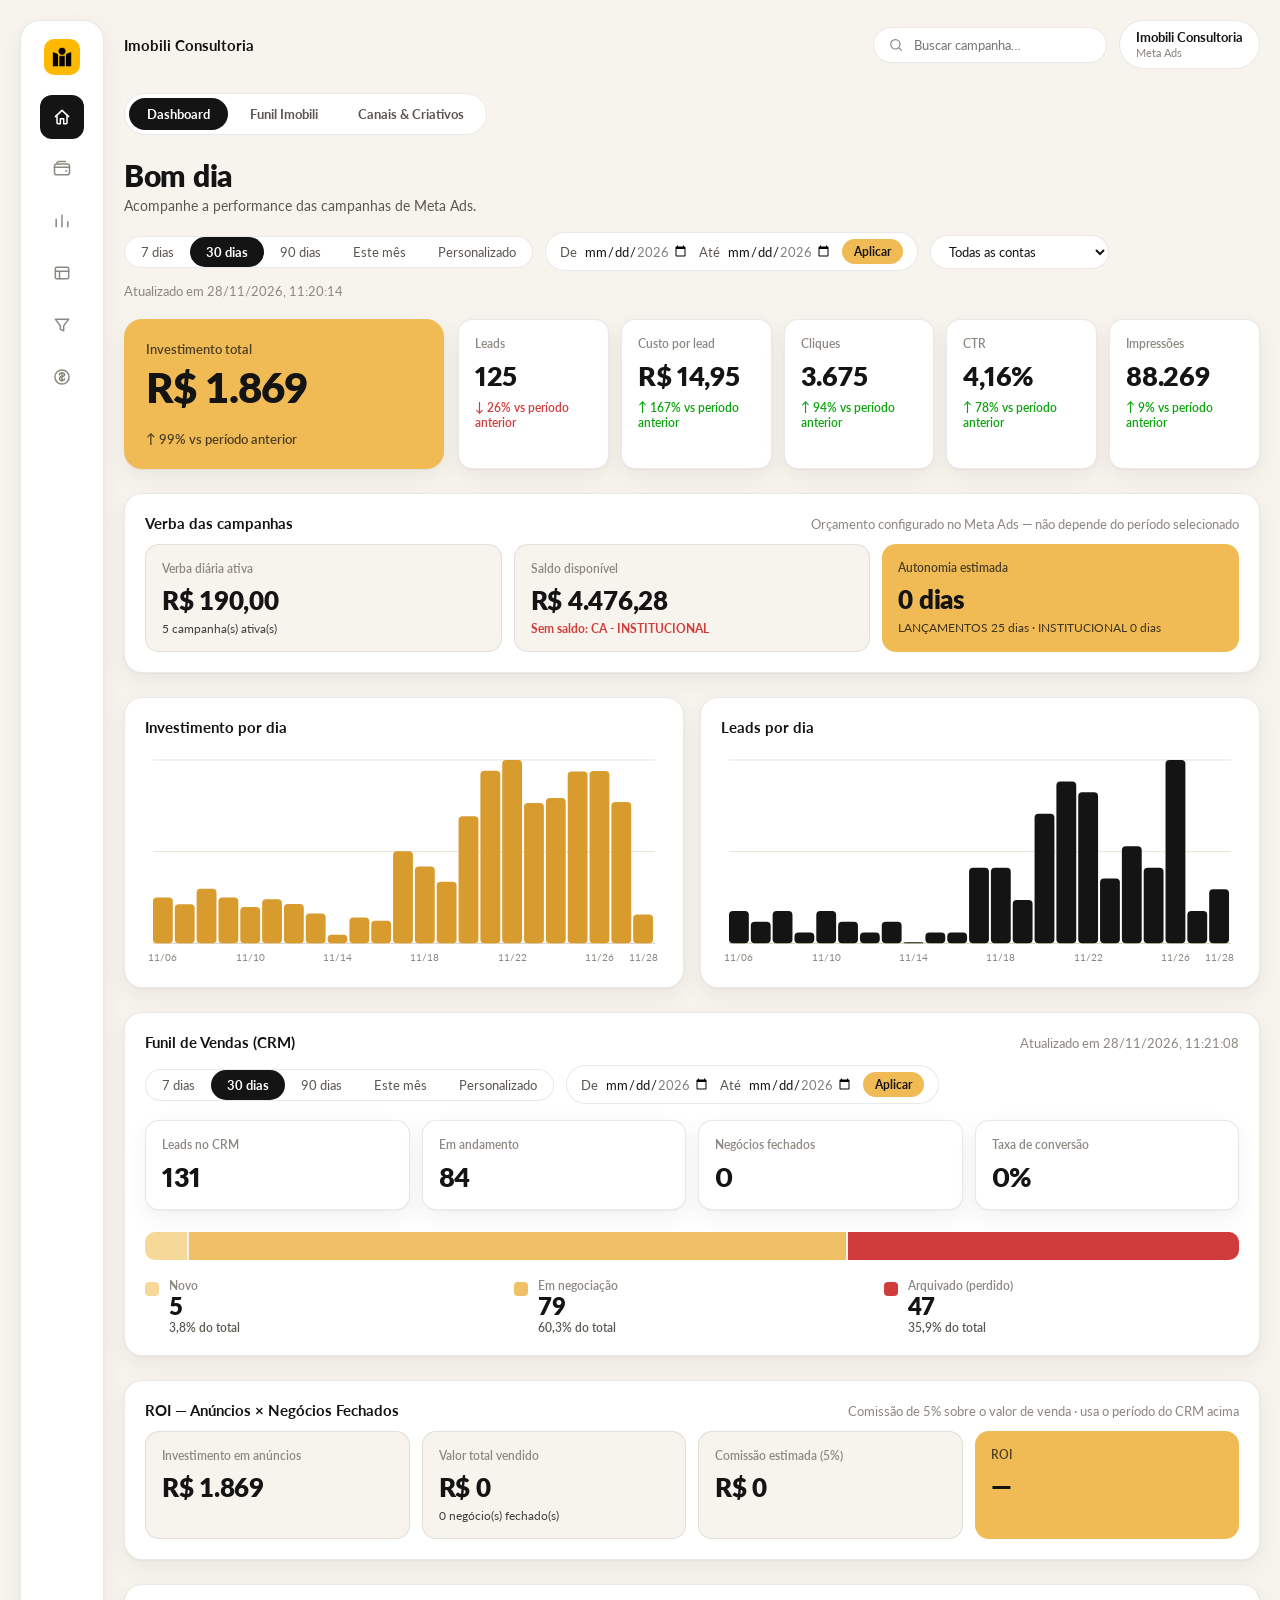
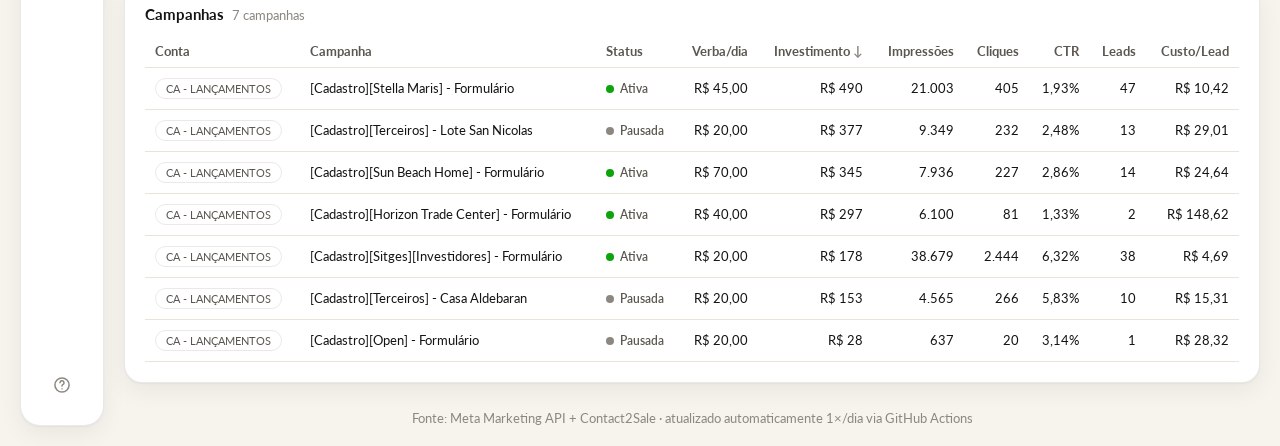
<file: index.html>
<!doctype html>
<html lang="pt-BR">
<head>
<meta charset="utf-8" />
<meta name="viewport" content="width=device-width, initial-scale=1" />
<title>Imobili Consultoria — Dashboard de Campanhas</title>
<link rel="preconnect" href="https://fonts.googleapis.com" />
<link rel="preconnect" href="https://fonts.gstatic.com" crossorigin />
<link href="https://fonts.googleapis.com/css2?family=Lato:wght@400;600;700;800&display=swap" rel="stylesheet" />
<link rel="stylesheet" href="style.css" />
</head>
<body>
<div class="viz-root" data-theme="">
<div class="app-shell">

  <aside class="sidebar">
    <img class="sidebar-logo" src="logo.png" alt="Imobili Consultoria" />
    <nav class="sidebar-nav" aria-label="Seções">
      <button type="button" data-scroll="#overview" class="active" title="Visão geral">
        <svg viewBox="0 0 24 24" fill="none" stroke="currentColor" stroke-width="1.8"><path d="M4 11.5 12 4l8 7.5" stroke-linecap="round" stroke-linejoin="round"/><path d="M6 10v9a1 1 0 0 0 1 1h3v-6h4v6h3a1 1 0 0 0 1-1v-9" stroke-linecap="round" stroke-linejoin="round"/></svg>
      </button>
      <button type="button" data-scroll="#budget" title="Verba">
        <svg viewBox="0 0 24 24" fill="none" stroke="currentColor" stroke-width="1.8"><rect x="3" y="6" width="18" height="13" rx="2.5"/><path d="M3 10h18M16.5 14.5h1" stroke-linecap="round"/><path d="M6 6V5a2 2 0 0 1 2-2h8" stroke-linecap="round"/></svg>
      </button>
      <button type="button" data-scroll="#charts" title="Gráficos">
        <svg viewBox="0 0 24 24" fill="none" stroke="currentColor" stroke-width="1.8"><path d="M5 19V10M12 19V5M19 19v-6" stroke-linecap="round" stroke-linejoin="round"/></svg>
      </button>
      <button type="button" data-scroll="#table" title="Campanhas">
        <svg viewBox="0 0 24 24" fill="none" stroke="currentColor" stroke-width="1.8"><rect x="4" y="5" width="16" height="14" rx="2"/><path d="M4 10h16M9 10v9" stroke-linecap="round"/></svg>
      </button>
      <button type="button" data-scroll="#funnel" title="Funil de vendas">
        <svg viewBox="0 0 24 24" fill="none" stroke="currentColor" stroke-width="1.8"><path d="M4 5h16l-6 8v6l-4-2v-4L4 5Z" stroke-linecap="round" stroke-linejoin="round"/></svg>
      </button>
      <button type="button" data-scroll="#roi" title="ROI">
        <svg viewBox="0 0 24 24" fill="none" stroke="currentColor" stroke-width="1.8"><circle cx="12" cy="12" r="8.5"/><path d="M12 7v10M9 9.5c0-1.4 1.3-2.5 3-2.5s3 1 3 2.3-1.3 1.9-3 2.2-3 .9-3 2.2S10.6 16 12 16s3-.9 3-2" stroke-linecap="round" stroke-linejoin="round"/></svg>
      </button>
    </nav>
    <div class="sidebar-bottom">
      <button type="button" title="Ajuda">
        <svg viewBox="0 0 24 24" fill="none" stroke="currentColor" stroke-width="1.8"><circle cx="12" cy="12" r="8.5"/><path d="M9.6 9.3a2.4 2.4 0 1 1 3.4 2.2c-.8.4-1 .8-1 1.6" stroke-linecap="round"/><circle cx="12" cy="16.6" r=".2" fill="currentColor"/></svg>
      </button>
    </div>
  </aside>

  <div class="main">

    <header class="topbar">
      <div class="topbar-brand">
        <span class="brand-name">Imobili Consultoria</span>
      </div>
      <div class="topbar-actions">
        <label class="search-pill">
          <svg viewBox="0 0 24 24" fill="none" stroke="currentColor" stroke-width="1.8"><circle cx="11" cy="11" r="7"/><path d="m20 20-3.5-3.5" stroke-linecap="round"/></svg>
          <span class="visually-hidden">Buscar campanha</span>
          <input type="search" id="campaign-search" placeholder="Buscar campanha…" />
        </label>
        <div class="profile-chip">
          <div class="profile-text">
            <div class="profile-name">Imobili Consultoria</div>
            <div class="profile-sub">Meta Ads</div>
          </div>
        </div>
      </div>
    </header>

    <nav class="page-tabs" aria-label="Páginas">
      <a href="index.html" class="page-tab active">Dashboard</a>
      <a href="funil-imobili.html" class="page-tab">Funil Imobili</a>
      <a href="canais-criativos.html" class="page-tab">Canais &amp; Criativos</a>
    </nav>

    <section class="greeting" id="overview">
      <h1 id="greeting-text">Bom dia</h1>
      <p class="subtitle">Acompanhe a performance das campanhas de Meta Ads.</p>
    </section>

    <div class="filters" role="group" aria-label="Filtros">
      <div class="filter-group" id="range-filter" role="group" aria-label="Período">
        <button type="button" data-range="7">7 dias</button>
        <button type="button" data-range="30" class="active">30 dias</button>
        <button type="button" data-range="90">90 dias</button>
        <button type="button" data-range="month">Este mês</button>
        <button type="button" data-range="custom">Personalizado</button>
      </div>
      <div class="custom-range" id="custom-range" hidden>
        <label>De <input type="date" id="date-from" /></label>
        <label>Até <input type="date" id="date-to" /></label>
        <button type="button" id="apply-custom-range">Aplicar</button>
      </div>
      <label class="filter-select">
        <span class="visually-hidden">Conta</span>
        <select id="account-filter">
          <option value="all">Todas as contas</option>
        </select>
      </label>
      <span class="muted" id="updated-at">Carregando…</span>
    </div>

    <section class="kpi-grid" aria-label="Indicadores principais">
      <div class="kpi-hero" id="kpi-hero">
        <!-- hero tile injected here -->
      </div>
      <div class="kpi-secondary" id="kpi-secondary">
        <!-- secondary tiles injected here -->
      </div>
    </section>

    <section class="roi-card" id="budget">
      <div class="chart-head">
        <h2>Verba das campanhas</h2>
        <span class="muted">Orçamento configurado no Meta Ads — não depende do período selecionado</span>
      </div>
      <div class="roi-grid" id="budget-grid"></div>
    </section>

    <section class="charts-row" id="charts">
      <div class="chart-card">
        <div class="chart-head">
          <h2>Investimento por dia</h2>
        </div>
        <div class="chart-wrap" id="chart-spend"></div>
      </div>
      <div class="chart-card">
        <div class="chart-head">
          <h2>Leads por dia</h2>
        </div>
        <div class="chart-wrap" id="chart-leads"></div>
      </div>
    </section>

    <section class="funnel-card" id="funnel">
      <div class="chart-head">
        <h2>Funil de Vendas (CRM)</h2>
        <span class="muted" id="funnel-updated"></span>
      </div>
      <div class="filters filters-compact" role="group" aria-label="Período do CRM">
        <div class="filter-group" id="crm-range-filter" role="group" aria-label="Período do CRM">
          <button type="button" data-range="7">7 dias</button>
          <button type="button" data-range="30" class="active">30 dias</button>
          <button type="button" data-range="90">90 dias</button>
          <button type="button" data-range="month">Este mês</button>
          <button type="button" data-range="custom">Personalizado</button>
        </div>
        <div class="custom-range" id="crm-custom-range" hidden>
          <label>De <input type="date" id="crm-date-from" /></label>
          <label>Até <input type="date" id="crm-date-to" /></label>
          <button type="button" id="crm-apply-custom-range">Aplicar</button>
        </div>
      </div>
      <div class="kpi-secondary" id="funnel-kpis"></div>
      <div class="funnel-distribution">
        <div class="funnel-seg-bar" id="funnel-seg-bar"></div>
        <div class="funnel-legend" id="funnel-legend"></div>
      </div>
    </section>

    <section class="roi-card" id="roi">
      <div class="chart-head">
        <h2>ROI — Anúncios × Negócios Fechados</h2>
        <span class="muted">Comissão de 5% sobre o valor de venda · usa o período do CRM acima</span>
      </div>
      <div class="roi-grid" id="roi-grid"></div>
    </section>

    <section class="table-card" id="table">
      <div class="table-head">
        <div class="table-head-title">
          <h2>Campanhas</h2>
          <span class="muted" id="table-count"></span>
        </div>
      </div>
      <div class="table-scroll">
        <table id="campaign-table">
          <thead>
            <tr>
              <th data-sort="account">Conta</th>
              <th data-sort="campaign">Campanha</th>
              <th data-sort="status">Status</th>
              <th data-sort="daily_budget" class="num">Verba/dia</th>
              <th data-sort="spend" class="num sorted-desc">Investimento</th>
              <th data-sort="impressions" class="num">Impressões</th>
              <th data-sort="clicks" class="num">Cliques</th>
              <th data-sort="ctr" class="num">CTR</th>
              <th data-sort="leads" class="num">Leads</th>
              <th data-sort="cost_per_lead" class="num">Custo/Lead</th>
            </tr>
          </thead>
          <tbody id="campaign-tbody"></tbody>
        </table>
      </div>
    </section>

    <footer class="page-footer">
      <span class="muted">Fonte: Meta Marketing API + Contact2Sale · atualizado automaticamente 1×/dia via GitHub Actions</span>
    </footer>

  </div>
</div>
</div>
<script src="common.js"></script>
<script src="app.js"></script>
</body>
</html>
</file>
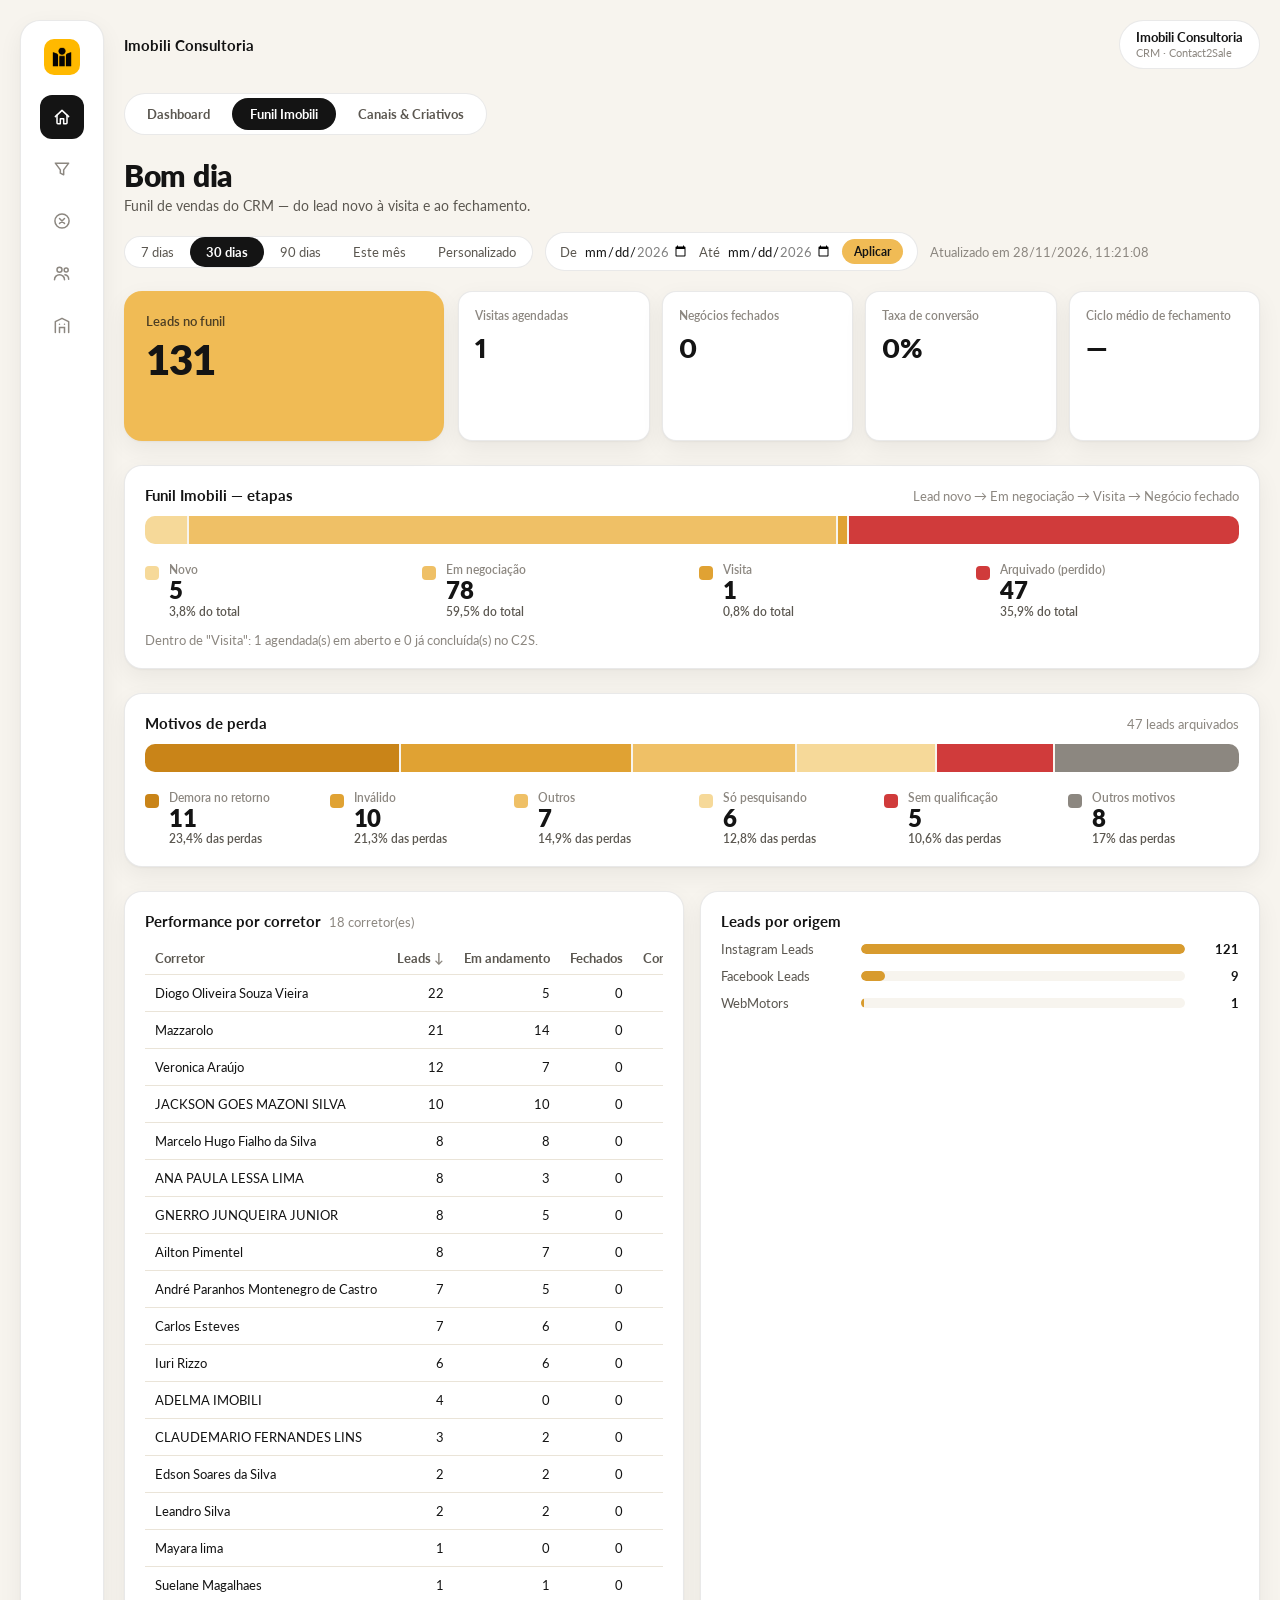
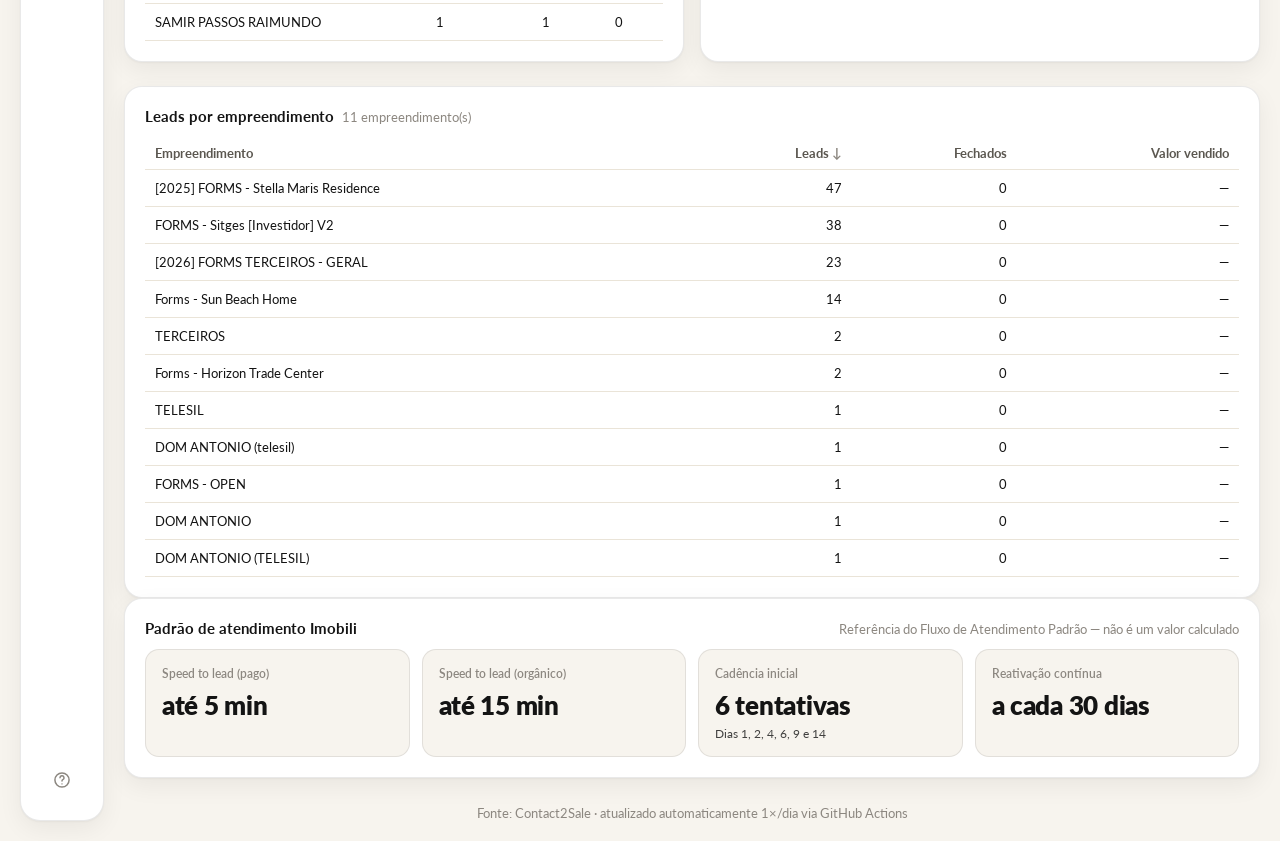
<file: funil-imobili.html>
<!doctype html>
<html lang="pt-BR">
<head>
<meta charset="utf-8" />
<meta name="viewport" content="width=device-width, initial-scale=1" />
<title>Imobili Consultoria — Funil Imobili</title>
<link rel="preconnect" href="https://fonts.googleapis.com" />
<link rel="preconnect" href="https://fonts.gstatic.com" crossorigin />
<link href="https://fonts.googleapis.com/css2?family=Lato:wght@400;600;700;800&display=swap" rel="stylesheet" />
<link rel="stylesheet" href="style.css" />
</head>
<body>
<div class="viz-root" data-theme="">
<div class="app-shell">

  <aside class="sidebar">
    <img class="sidebar-logo" src="logo.png" alt="Imobili Consultoria" />
    <nav class="sidebar-nav" aria-label="Seções">
      <button type="button" data-scroll="#overview" class="active" title="Visão geral">
        <svg viewBox="0 0 24 24" fill="none" stroke="currentColor" stroke-width="1.8"><path d="M4 11.5 12 4l8 7.5" stroke-linecap="round" stroke-linejoin="round"/><path d="M6 10v9a1 1 0 0 0 1 1h3v-6h4v6h3a1 1 0 0 0 1-1v-9" stroke-linecap="round" stroke-linejoin="round"/></svg>
      </button>
      <button type="button" data-scroll="#funnel-stage" title="Funil">
        <svg viewBox="0 0 24 24" fill="none" stroke="currentColor" stroke-width="1.8"><path d="M4 5h16l-6 8v6l-4-2v-4L4 5Z" stroke-linecap="round" stroke-linejoin="round"/></svg>
      </button>
      <button type="button" data-scroll="#lost-reasons" title="Motivos de perda">
        <svg viewBox="0 0 24 24" fill="none" stroke="currentColor" stroke-width="1.8"><circle cx="12" cy="12" r="8.5"/><path d="m9 9 6 6M15 9l-6 6" stroke-linecap="round"/></svg>
      </button>
      <button type="button" data-scroll="#team" title="Equipe">
        <svg viewBox="0 0 24 24" fill="none" stroke="currentColor" stroke-width="1.8"><circle cx="9" cy="8" r="3"/><path d="M3 20c0-3.3 2.7-6 6-6s6 2.7 6 6" stroke-linecap="round"/><circle cx="17" cy="8.5" r="2.4"/><path d="M15.5 14.2c2.5.4 4.5 2.6 4.5 5.3" stroke-linecap="round"/></svg>
      </button>
      <button type="button" data-scroll="#products" title="Empreendimentos">
        <svg viewBox="0 0 24 24" fill="none" stroke="currentColor" stroke-width="1.8"><path d="M4 21V8l8-4 8 4v13" stroke-linecap="round" stroke-linejoin="round"/><path d="M9 21v-6h6v6M9 11h.01M15 11h.01M9 15h.01M15 15h.01" stroke-linecap="round"/></svg>
      </button>
    </nav>
    <div class="sidebar-bottom">
      <button type="button" title="Ajuda">
        <svg viewBox="0 0 24 24" fill="none" stroke="currentColor" stroke-width="1.8"><circle cx="12" cy="12" r="8.5"/><path d="M9.6 9.3a2.4 2.4 0 1 1 3.4 2.2c-.8.4-1 .8-1 1.6" stroke-linecap="round"/><circle cx="12" cy="16.6" r=".2" fill="currentColor"/></svg>
      </button>
    </div>
  </aside>

  <div class="main">

    <header class="topbar">
      <div class="topbar-brand">
        <span class="brand-name">Imobili Consultoria</span>
      </div>
      <div class="topbar-actions">
        <div class="profile-chip">
          <div class="profile-text">
            <div class="profile-name">Imobili Consultoria</div>
            <div class="profile-sub">CRM · Contact2Sale</div>
          </div>
        </div>
      </div>
    </header>

    <nav class="page-tabs" aria-label="Páginas">
      <a href="index.html" class="page-tab">Dashboard</a>
      <a href="funil-imobili.html" class="page-tab active">Funil Imobili</a>
      <a href="canais-criativos.html" class="page-tab">Canais &amp; Criativos</a>
    </nav>

    <section class="greeting" id="overview">
      <h1 id="greeting-text">Bom dia</h1>
      <p class="subtitle">Funil de vendas do CRM — do lead novo à visita e ao fechamento.</p>
    </section>

    <div class="filters" role="group" aria-label="Filtros">
      <div class="filter-group" id="range-filter" role="group" aria-label="Período">
        <button type="button" data-range="7">7 dias</button>
        <button type="button" data-range="30" class="active">30 dias</button>
        <button type="button" data-range="90">90 dias</button>
        <button type="button" data-range="month">Este mês</button>
        <button type="button" data-range="custom">Personalizado</button>
      </div>
      <div class="custom-range" id="custom-range" hidden>
        <label>De <input type="date" id="date-from" /></label>
        <label>Até <input type="date" id="date-to" /></label>
        <button type="button" id="apply-custom-range">Aplicar</button>
      </div>
      <span class="muted" id="updated-at">Carregando…</span>
    </div>

    <section class="kpi-grid" aria-label="Indicadores principais">
      <div class="kpi-hero" id="kpi-hero"></div>
      <div class="kpi-secondary" id="kpi-secondary"></div>
    </section>

    <section class="funnel-card" id="funnel-stage">
      <div class="chart-head">
        <h2>Funil Imobili — etapas</h2>
        <span class="muted">Lead novo → Em negociação → Visita → Negócio fechado</span>
      </div>
      <div class="funnel-distribution">
        <div class="funnel-seg-bar" id="stage-seg-bar"></div>
        <div class="funnel-legend" id="stage-legend"></div>
      </div>
      <p class="funnel-footnote" id="visit-footnote"></p>
    </section>

    <section class="funnel-card" id="lost-reasons">
      <div class="chart-head">
        <h2>Motivos de perda</h2>
        <span class="muted" id="lost-count"></span>
      </div>
      <div class="funnel-distribution">
        <div class="funnel-seg-bar" id="lost-seg-bar"></div>
        <div class="funnel-legend" id="lost-legend"></div>
      </div>
    </section>

    <div class="charts-row" id="team">
      <section class="table-card">
        <div class="table-head">
          <div class="table-head-title">
            <h2>Performance por corretor</h2>
            <span class="muted" id="seller-count"></span>
          </div>
        </div>
        <div class="table-scroll">
          <table id="seller-table">
            <thead>
              <tr>
                <th data-sort="seller">Corretor</th>
                <th data-sort="total" class="num sorted-desc">Leads</th>
                <th data-sort="open" class="num">Em andamento</th>
                <th data-sort="won" class="num">Fechados</th>
                <th data-sort="conversion" class="num">Conversão</th>
              </tr>
            </thead>
            <tbody id="seller-tbody"></tbody>
          </table>
        </div>
      </section>

      <section class="chart-card">
        <div class="chart-head">
          <h2>Leads por origem</h2>
        </div>
        <div id="source-bars" class="rank-list"></div>
      </section>
    </div>

    <section class="table-card" id="products">
      <div class="table-head">
        <div class="table-head-title">
          <h2>Leads por empreendimento</h2>
          <span class="muted" id="product-count"></span>
        </div>
      </div>
      <div class="table-scroll">
        <table id="product-table">
          <thead>
            <tr>
              <th data-sort="product">Empreendimento</th>
              <th data-sort="total" class="num sorted-desc">Leads</th>
              <th data-sort="won" class="num">Fechados</th>
              <th data-sort="sold" class="num">Valor vendido</th>
            </tr>
          </thead>
          <tbody id="product-tbody"></tbody>
        </table>
      </div>
    </section>

    <section class="roi-card" id="sla">
      <div class="chart-head">
        <h2>Padrão de atendimento Imobili</h2>
        <span class="muted">Referência do Fluxo de Atendimento Padrão — não é um valor calculado</span>
      </div>
      <div class="roi-grid">
        <div class="roi-tile">
          <div class="label">Speed to lead (pago)</div>
          <div class="value">até 5 min</div>
        </div>
        <div class="roi-tile">
          <div class="label">Speed to lead (orgânico)</div>
          <div class="value">até 15 min</div>
        </div>
        <div class="roi-tile">
          <div class="label">Cadência inicial</div>
          <div class="value">6 tentativas</div>
          <div class="roi-sub">Dias 1, 2, 4, 6, 9 e 14</div>
        </div>
        <div class="roi-tile">
          <div class="label">Reativação contínua</div>
          <div class="value">a cada 30 dias</div>
        </div>
      </div>
    </section>

    <footer class="page-footer">
      <span class="muted">Fonte: Contact2Sale · atualizado automaticamente 1×/dia via GitHub Actions</span>
    </footer>

  </div>
</div>
</div>
<script src="common.js"></script>
<script src="funil.js"></script>
</body>
</html>
</file>
<file: style.css>
:root {
  color-scheme: light;
}

.viz-root {
  --surface-1:       #ffffff;
  --page-plane:       #f7f4ee;
  --text-primary:     #141414;
  --text-secondary:   #5b5750;
  --text-muted:       #8c8780;
  --gridline:         #eae4d8;
  --baseline:         #d8d2c2;
  --border:           rgba(20,20,20,0.09);
  --accent:           #f0bb55; /* burnt/pastel yellow */
  --accent-ink:       #141414; /* black text on the yellow accent */
  --series-spend:     #d89b2e; /* burnt gold */
  --series-leads:     #141414; /* black */
  --status-good:      #0ca30c;
  --status-critical:  #d03b3b;
  --funnel-1: #f6d999;
  --funnel-2: #efc066;
  --funnel-3: #e0a233;
  --funnel-4: #c98418;
  --shadow: 0 1px 2px rgba(20,20,20,0.04), 0 8px 24px rgba(20,20,20,0.06);
}

@media (prefers-color-scheme: dark) {
  :root:where(:not([data-theme="light"])) .viz-root {
    color-scheme: dark;
    --surface-1:       #1e1b17;
    --page-plane:       #141210;
    --text-primary:     #ffffff;
    --text-secondary:   #cfc9bc;
    --text-muted:       #948f84;
    --gridline:         #35312a;
    --baseline:         #4a4539;
    --border:           rgba(255,255,255,0.10);
    --accent:           #f0bb55;
    --accent-ink:       #141414;
    --series-spend:     #f0bb55;
    --series-leads:     #f0eee8;
    --status-good:      #0ca30c;
    --status-critical:  #e66767;
    --funnel-1: #6b5122;
    --funnel-2: #977321;
    --funnel-3: #c99a2e;
    --funnel-4: #f0bb55;
    --shadow: 0 1px 2px rgba(0,0,0,0.3), 0 8px 24px rgba(0,0,0,0.35);
  }
}
:root[data-theme="dark"] .viz-root {
  color-scheme: dark;
  --surface-1:       #1e1b17;
  --page-plane:       #141210;
  --text-primary:     #ffffff;
  --text-secondary:   #cfc9bc;
  --text-muted:       #948f84;
  --gridline:         #35312a;
  --baseline:         #4a4539;
  --border:           rgba(255,255,255,0.10);
  --accent:           #f0bb55;
  --accent-ink:       #141414;
  --series-spend:     #f0bb55;
  --series-leads:     #f0eee8;
  --status-good:      #0ca30c;
  --status-critical:  #e66767;
  --funnel-1: #6b5122;
  --funnel-2: #977321;
  --funnel-3: #c99a2e;
  --funnel-4: #f0bb55;
  --shadow: 0 1px 2px rgba(0,0,0,0.3), 0 8px 24px rgba(0,0,0,0.35);
}

* { box-sizing: border-box; }

body {
  margin: 0;
  font-family: "Lato", system-ui, -apple-system, "Segoe UI", sans-serif;
}

/* --page-plane etc. are scoped to .viz-root, so the background must be
   painted there too — body sits outside that scope and can't read them. */
.viz-root {
  background: var(--page-plane);
  color: var(--text-primary);
  min-height: 100vh;
}

.visually-hidden {
  position: absolute;
  width: 1px; height: 1px;
  overflow: hidden;
  clip: rect(0 0 0 0);
}

.muted { color: var(--text-muted); font-size: 13px; }

/* Shell */
.app-shell {
  display: grid;
  grid-template-columns: 84px 1fr;
  max-width: 1320px;
  margin: 0 auto;
  min-height: 100vh;
  gap: 20px;
  padding: 20px;
}
@media (max-width: 720px) {
  .app-shell { grid-template-columns: 1fr; padding: 12px; }
  .app-shell .sidebar { display: none; }
}

/* Sidebar */
.sidebar {
  background: var(--surface-1);
  border: 1px solid var(--border);
  border-radius: 20px;
  box-shadow: var(--shadow);
  display: flex;
  flex-direction: column;
  align-items: center;
  padding: 18px 0;
  gap: 20px;
}
.sidebar-logo {
  width: 36px; height: 36px;
  border-radius: 10px;
  display: block;
  object-fit: cover;
}
.sidebar-nav {
  display: flex;
  flex-direction: column;
  gap: 8px;
  flex: 1;
}
.sidebar-nav button, .sidebar-bottom button {
  width: 44px; height: 44px;
  border-radius: 12px;
  border: none;
  background: transparent;
  color: var(--text-muted);
  display: flex; align-items: center; justify-content: center;
  cursor: pointer;
}
.sidebar-nav button svg, .sidebar-bottom button svg {
  width: 20px; height: 20px;
}
.sidebar-nav button:hover, .sidebar-bottom button:hover {
  background: var(--page-plane);
  color: var(--text-primary);
}
.sidebar-nav button.active {
  background: var(--text-primary);
  color: var(--surface-1);
}

/* Main column */
.main { min-width: 0; }

/* Topbar */
.topbar {
  display: flex;
  justify-content: space-between;
  align-items: center;
  gap: 16px;
  flex-wrap: wrap;
  margin-bottom: 24px;
}
.topbar-brand {
  display: flex;
  align-items: center;
  gap: 10px;
}
.brand-name { font-weight: 700; font-size: 15px; }

.topbar-actions {
  display: flex;
  align-items: center;
  gap: 12px;
  flex-wrap: wrap;
  justify-content: flex-end;
}
@media (max-width: 480px) {
  .search-pill input { width: 120px; }
  .profile-text { display: none; }
}
.search-pill {
  display: flex;
  align-items: center;
  gap: 8px;
  background: var(--surface-1);
  border: 1px solid var(--border);
  border-radius: 999px;
  padding: 8px 14px;
  color: var(--text-muted);
}
.search-pill svg { width: 16px; height: 16px; flex-shrink: 0; }
.search-pill input {
  border: none;
  outline: none;
  background: transparent;
  font: inherit;
  font-size: 13px;
  color: var(--text-primary);
  width: 180px;
}
.profile-chip {
  display: flex;
  align-items: center;
  gap: 10px;
  background: var(--surface-1);
  border: 1px solid var(--border);
  border-radius: 999px;
  padding: 8px 16px;
}
.profile-name { font-size: 13px; font-weight: 700; line-height: 1.3; }
.profile-sub { font-size: 11px; color: var(--text-muted); line-height: 1.3; }

/* Page tabs (Dashboard | Funil Imobili) */
.page-tabs {
  display: inline-flex;
  gap: 4px;
  background: var(--surface-1);
  border: 1px solid var(--border);
  border-radius: 999px;
  padding: 4px;
  margin-bottom: 22px;
}
.page-tab {
  padding: 8px 18px;
  border-radius: 999px;
  font-size: 13px;
  font-weight: 700;
  color: var(--text-secondary);
  text-decoration: none;
}
.page-tab:hover { color: var(--text-primary); }
.page-tab.active {
  background: var(--text-primary);
  color: var(--surface-1);
}

/* Greeting */
.greeting { margin-bottom: 18px; }
.greeting h1 { font-size: 30px; font-weight: 800; margin: 0 0 4px; letter-spacing: -0.01em; }
.greeting .subtitle { margin: 0; color: var(--text-secondary); font-size: 14px; }

/* Filters */
.filters {
  display: flex;
  gap: 12px;
  align-items: center;
  margin-bottom: 20px;
  flex-wrap: wrap;
}
.filters-compact { margin: 14px 0; }
.filter-group {
  display: inline-flex;
  border: 1px solid var(--border);
  border-radius: 999px;
  overflow: hidden;
  background: var(--surface-1);
}
.filter-group button {
  border: none;
  background: transparent;
  color: var(--text-secondary);
  font: inherit;
  font-size: 13px;
  padding: 7px 16px;
  cursor: pointer;
}
.filter-group button.active {
  background: var(--text-primary);
  color: var(--surface-1);
  font-weight: 700;
  border-radius: 999px;
}
.custom-range {
  display: flex;
  align-items: center;
  gap: 10px;
  background: var(--surface-1);
  border: 1px solid var(--border);
  border-radius: 999px;
  padding: 6px 14px;
  font-size: 13px;
  color: var(--text-secondary);
}
.custom-range label {
  display: inline-flex;
  align-items: center;
  gap: 6px;
}
.custom-range input[type="date"] {
  font: inherit;
  font-size: 13px;
  color: var(--text-primary);
  background: transparent;
  border: none;
  outline: none;
  max-width: 130px;
}
@media (max-width: 520px) {
  .custom-range { flex-wrap: wrap; border-radius: 16px; }
  .custom-range input[type="date"] { max-width: 110px; }
}
.custom-range button {
  border: none;
  background: var(--accent);
  color: var(--accent-ink);
  font: inherit;
  font-size: 12px;
  font-weight: 700;
  padding: 5px 12px;
  border-radius: 999px;
  cursor: pointer;
}
.filter-select select {
  font: inherit;
  font-size: 13px;
  padding: 7px 14px;
  border-radius: 999px;
  border: 1px solid var(--border);
  background: var(--surface-1);
  color: var(--text-primary);
}

/* KPI grid */
.kpi-grid {
  display: grid;
  grid-template-columns: minmax(240px, 320px) 1fr;
  gap: 14px;
  margin-bottom: 24px;
}
@media (max-width: 860px) {
  .kpi-grid { grid-template-columns: 1fr; }
}

.kpi-hero {
  background: var(--accent);
  color: var(--accent-ink);
  border-radius: 18px;
  padding: 22px;
  display: flex;
  flex-direction: column;
  justify-content: space-between;
  box-shadow: var(--shadow);
  min-height: 150px;
}
.kpi-hero .label {
  font-size: 13px;
  font-weight: 600;
  opacity: 0.75;
}
.kpi-hero .value {
  font-size: 42px;
  font-weight: 800;
  margin-top: 8px;
  letter-spacing: -0.02em;
  line-height: 1.05;
}
.kpi-hero .trend {
  margin-top: 12px;
  font-size: 13px;
  font-weight: 600;
}
.kpi-hero .trend.up, .kpi-hero .trend.down {
  color: var(--accent-ink);
  opacity: 0.75;
}

.kpi-secondary {
  display: grid;
  grid-template-columns: repeat(auto-fit, minmax(140px, 1fr));
  gap: 12px;
}
.stat-tile {
  background: var(--surface-1);
  border: 1px solid var(--border);
  border-radius: 14px;
  padding: 16px;
  box-shadow: var(--shadow);
}
.stat-tile .label {
  font-size: 12px;
  font-weight: 600;
  color: var(--text-muted);
  margin-bottom: 8px;
}
.stat-tile .value {
  font-size: 27px;
  font-weight: 800;
  letter-spacing: -0.01em;
  font-variant-numeric: proportional-nums;
}
.stat-tile .trend {
  margin-top: 8px;
  font-size: 12px;
  font-weight: 600;
}
.trend.up { color: var(--status-good); }
.trend.down { color: var(--status-critical); }

/* Charts */
.charts-row {
  display: grid;
  grid-template-columns: 1fr 1fr;
  gap: 16px;
  margin-bottom: 24px;
}
.charts-row > * { min-width: 0; }
@media (max-width: 720px) {
  .charts-row { grid-template-columns: 1fr; }
}
.chart-card, .table-card, .funnel-card, .roi-card {
  background: var(--surface-1);
  border: 1px solid var(--border);
  border-radius: 18px;
  padding: 20px;
  box-shadow: var(--shadow);
}
.funnel-card, .roi-card { margin-bottom: 24px; }
.funnel-card .kpi-secondary { margin: 16px 0 22px; }

.chart-head {
  display: flex;
  justify-content: space-between;
  align-items: baseline;
  margin-bottom: 12px;
}
.chart-head h2 {
  font-size: 15px;
  font-weight: 700;
  margin: 0;
  color: var(--text-primary);
}
.chart-wrap { position: relative; }
.chart-wrap svg { display: block; width: 100%; height: auto; overflow: visible; }

.chart-bar { rx: 4; }
.chart-axis-label { font-size: 10px; fill: var(--text-muted); }
.chart-grid { stroke: var(--gridline); stroke-width: 1px; }
.chart-baseline { stroke: var(--baseline); stroke-width: 1px; }

.chart-tooltip {
  position: absolute;
  pointer-events: none;
  background: var(--surface-1);
  border: 1px solid var(--border);
  border-radius: 8px;
  padding: 6px 10px;
  font-size: 12px;
  box-shadow: var(--shadow);
  white-space: nowrap;
  transform: translate(-50%, -110%);
  opacity: 0;
  transition: opacity 0.1s;
}
.chart-tooltip.visible { opacity: 1; }
.chart-tooltip .t-date { color: var(--text-muted); margin-bottom: 2px; }
.chart-tooltip .t-value { font-weight: 700; }

/* Funnel: segmented distribution bar + legend */
.funnel-distribution { margin-top: 6px; }
.funnel-seg-bar {
  display: flex;
  width: 100%;
  height: 28px;
  border-radius: 10px;
  overflow: hidden;
  background: var(--page-plane);
  gap: 2px;
}
.funnel-seg {
  height: 100%;
  min-width: 6px;
}
.funnel-legend {
  display: grid;
  grid-template-columns: repeat(auto-fit, minmax(160px, 1fr));
  gap: 14px;
  margin-top: 18px;
}
.funnel-legend-item {
  display: flex;
  align-items: flex-start;
  gap: 10px;
}
.funnel-swatch {
  width: 14px; height: 14px;
  border-radius: 4px;
  margin-top: 4px;
  flex-shrink: 0;
}
.funnel-legend-text .funnel-legend-label {
  font-size: 12px;
  font-weight: 600;
  color: var(--text-muted);
}
.funnel-legend-text .funnel-legend-value {
  font-size: 24px;
  font-weight: 800;
  letter-spacing: -0.01em;
  line-height: 1.1;
}
.funnel-legend-text .funnel-legend-pct {
  font-size: 12px;
  color: var(--text-secondary);
  font-weight: 600;
}
.funnel-footnote {
  margin: 14px 0 0;
  font-size: 12.5px;
  color: var(--text-muted);
}

/* Ranked bar list (leads por origem, etc.) */
.rank-list { display: flex; flex-direction: column; gap: 12px; }
.rank-row { display: flex; align-items: center; gap: 10px; }
.rank-label {
  width: 130px;
  flex-shrink: 0;
  font-size: 12.5px;
  color: var(--text-secondary);
  white-space: nowrap;
  overflow: hidden;
  text-overflow: ellipsis;
}
.rank-track {
  flex: 1;
  height: 10px;
  background: var(--page-plane);
  border-radius: 999px;
  overflow: hidden;
}
.rank-fill { height: 100%; border-radius: 999px; background: var(--series-spend); }
.rank-value {
  width: 44px;
  flex-shrink: 0;
  text-align: right;
  font-size: 12.5px;
  font-weight: 700;
  font-variant-numeric: tabular-nums;
}

/* ROI section */
.roi-grid {
  display: grid;
  grid-template-columns: repeat(auto-fit, minmax(180px, 1fr));
  gap: 12px;
  margin-top: 4px;
}
.roi-tile {
  border-radius: 14px;
  padding: 16px;
  border: 1px solid var(--border);
}
.roi-tile.roi-highlight {
  background: var(--accent);
  color: var(--accent-ink);
  border: none;
}
.roi-tile:not(.roi-highlight) { background: var(--page-plane); }
.roi-tile .label {
  font-size: 12px;
  font-weight: 600;
  opacity: 0.75;
  margin-bottom: 8px;
}
.roi-tile:not(.roi-highlight) .label { color: var(--text-muted); opacity: 1; }
.roi-tile .value {
  font-size: 26px;
  font-weight: 800;
  letter-spacing: -0.01em;
}
.roi-tile .roi-sub.warn {
  color: var(--status-critical);
  opacity: 1;
  font-weight: 700;
}
.status-pill {
  display: inline-flex;
  align-items: center;
  gap: 6px;
  font-size: 12px;
  font-weight: 600;
  color: var(--text-secondary);
}
.status-pill::before {
  content: "";
  width: 8px; height: 8px;
  border-radius: 50%;
  background: var(--text-muted);
}
.status-pill.status-active::before { background: var(--status-good); }
.status-pill.status-issue::before { background: var(--status-critical); }
.roi-tile .roi-sub {
  margin-top: 6px;
  font-size: 11.5px;
  opacity: 0.8;
}

/* Creative grid (Canais & Criativos) */
.creative-grid {
  display: grid;
  grid-template-columns: repeat(auto-fill, minmax(220px, 1fr));
  gap: 14px;
  margin-top: 4px;
}
.creative-card {
  border: 1px solid var(--border);
  border-radius: 14px;
  overflow: hidden;
  background: var(--page-plane);
}
.creative-thumb {
  width: 100%;
  aspect-ratio: 1 / 1;
  object-fit: cover;
  display: block;
  background: var(--gridline);
}
.creative-thumb-placeholder {
  width: 100%;
  aspect-ratio: 1 / 1;
  display: flex;
  align-items: center;
  justify-content: center;
  background: var(--gridline);
  color: var(--text-muted);
}
.creative-thumb-placeholder svg { width: 32px; height: 32px; }
.creative-body { padding: 12px 14px; }
.creative-name {
  font-size: 12.5px;
  font-weight: 700;
  line-height: 1.3;
  margin-bottom: 2px;
  white-space: nowrap;
  overflow: hidden;
  text-overflow: ellipsis;
}
.creative-campaign {
  font-size: 11px;
  color: var(--text-muted);
  white-space: nowrap;
  overflow: hidden;
  text-overflow: ellipsis;
  margin-bottom: 8px;
}
.creative-stats {
  display: flex;
  justify-content: space-between;
  font-size: 12px;
  font-variant-numeric: tabular-nums;
}
.creative-stats .stat-value { font-weight: 800; }
.creative-stats .stat-label { color: var(--text-muted); font-size: 10.5px; display: block; }

/* Table */
.table-head {
  display: flex;
  justify-content: space-between;
  align-items: baseline;
  margin-bottom: 12px;
}
.table-head-title { display: flex; align-items: baseline; gap: 8px; }
.table-head h2 { font-size: 15px; font-weight: 700; margin: 0; }
.table-scroll { overflow-x: auto; }
table {
  width: 100%;
  border-collapse: collapse;
  font-size: 13px;
}
thead th {
  text-align: left;
  font-weight: 700;
  color: var(--text-secondary);
  border-bottom: 1px solid var(--gridline);
  padding: 8px 10px;
  cursor: pointer;
  white-space: nowrap;
}
thead th.num { text-align: right; }
thead th.sorted-desc::after { content: " ↓"; color: var(--text-muted); }
thead th.sorted-asc::after { content: " ↑"; color: var(--text-muted); }
tbody td {
  padding: 10px;
  border-bottom: 1px solid var(--gridline);
  font-variant-numeric: tabular-nums;
  white-space: nowrap;
}
tbody td.num { text-align: right; }
tbody tr:hover { background: var(--page-plane); }
.account-badge {
  display: inline-block;
  padding: 3px 10px;
  border-radius: 999px;
  border: 1px solid var(--border);
  font-size: 11px;
  color: var(--text-secondary);
}

.page-footer {
  margin-top: 24px;
  text-align: center;
}
</file>
